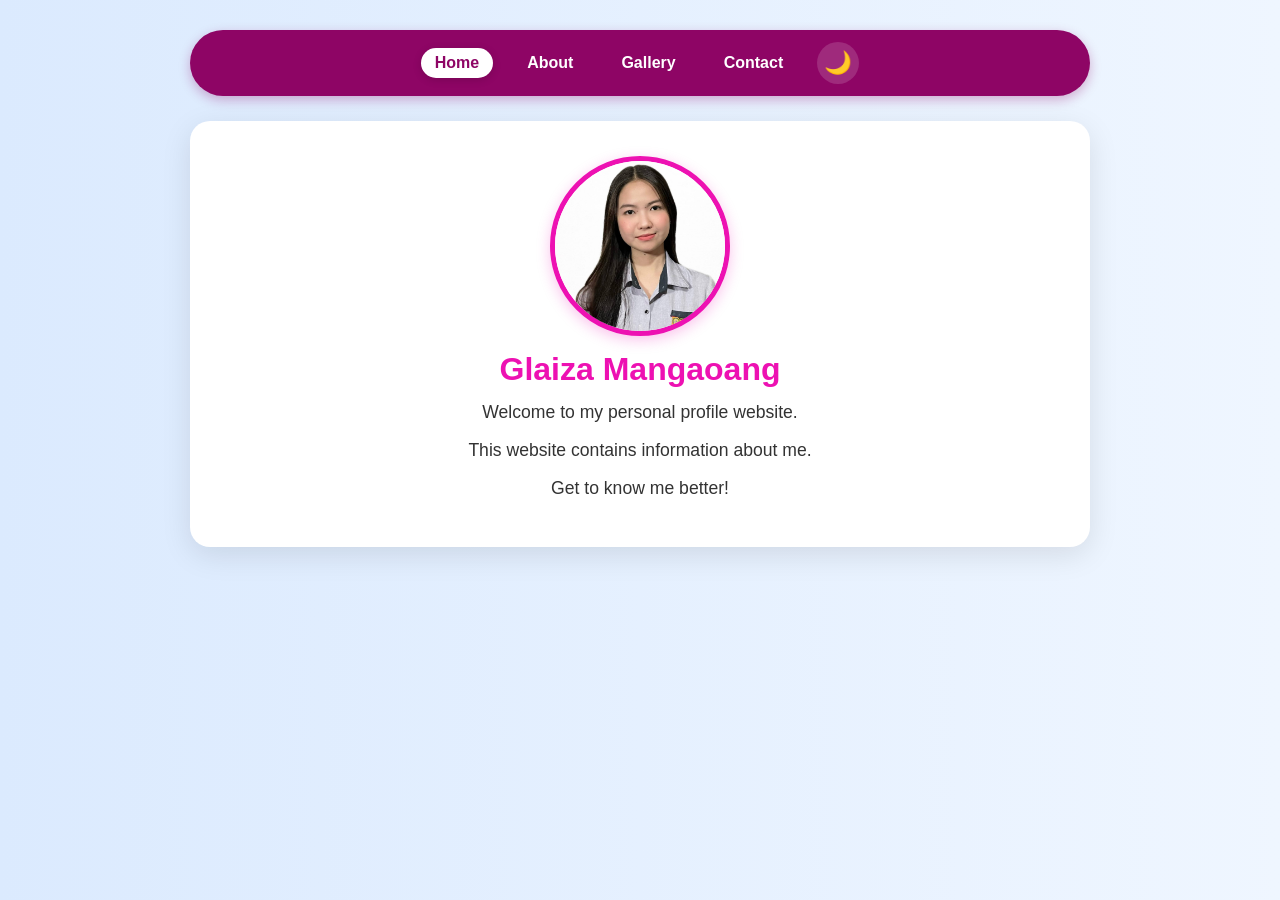
<file: index.html>
<!DOCTYPE html>
<html lang="en">
<head>
    <meta charset="UTF-8">
    <title>My Personal Profile</title>
    <link rel="stylesheet" href="style.css?v=1">
</head>
<script src="script.js"></script>
<body>

    <header class="header">
    <nav>
    <a href="index.html">Home</a>
    <a href="about.html">About</a>
    <a href="gallery.html">Gallery</a>
    <a href="contact.html">Contact</a>
    <button id="darkModeToggle" class="dark-btn">🌙</button>
</nav>
</header>

  <div class="container"> 

<img src="images/profile.jpg" alt="Profile Picture" class="profile-pic">
    <h1>Glaiza Mangaoang</h1>
<p class="text"> Welcome to my personal profile website.</p>
<p class="text"> This website contains information about me.</p>
<p class="text"> Get to know me better!</p>

</div> 
</body>
</html>
</file>
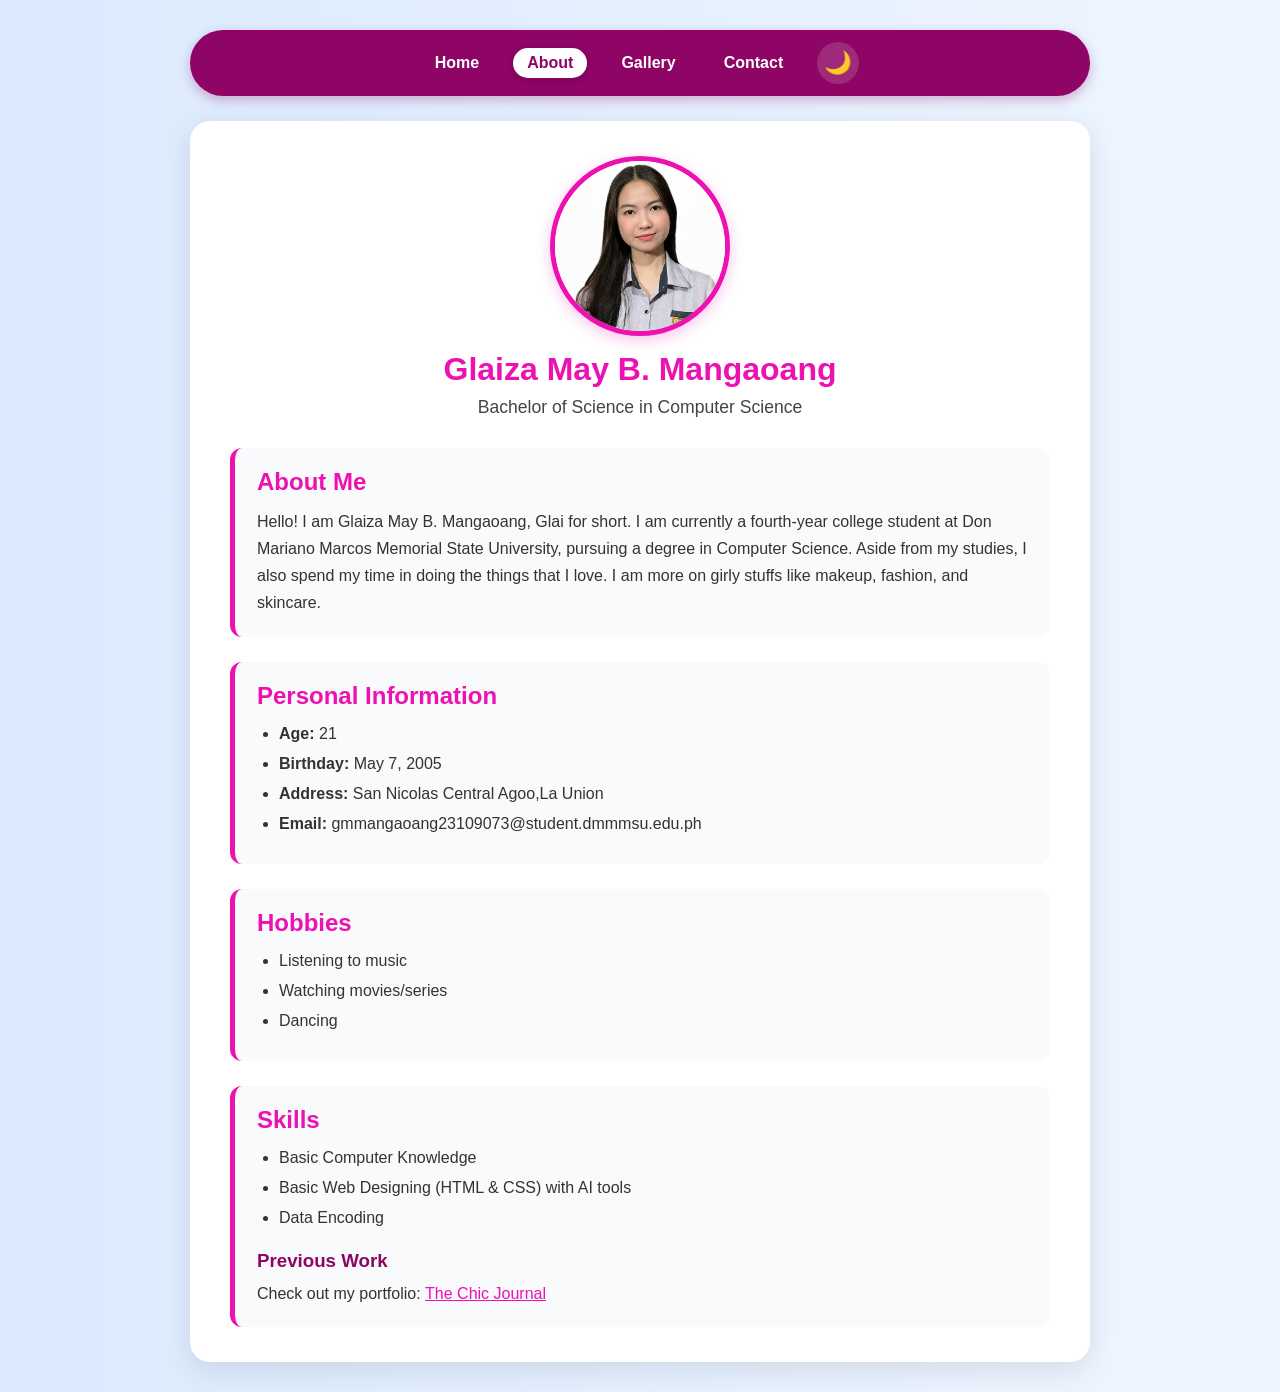
<file: about.html>
<!DOCTYPE html>
<html lang="en">
<head>
    <meta charset="UTF-8">
    <title>My Personal Profile</title>
    <link rel="stylesheet" href="style.css">
</head>
<script src="script.js"></script>
<body>

    <header class="header">
    <nav>
    <a href="index.html">Home</a>
    <a href="about.html">About</a>
    <a href="gallery.html">Gallery</a>
    <a href="contact.html">Contact</a>
    <button id="darkModeToggle" class="dark-btn">🌙</button>
</nav>
</header>

<div class="container">

        <img src="images/profile.jpg" alt="Profile Picture" class="profile-pic">
        
</button>

        <h1>Glaiza May B. Mangaoang</h1>
        <p class="course">Bachelor of Science in Computer Science</p>

        <section>
            <h2>About Me</h2>
            <p>
                Hello! I am Glaiza May B. Mangaoang, Glai for short. I am currently a fourth-year college student at Don Mariano Marcos Memorial State University, pursuing a degree in Computer Science. Aside from my studies, I also spend my time in doing the things that I love. I am more on girly stuffs like makeup, fashion, and skincare. 
        </section>

        <section>
            <h2>Personal Information</h2>
            <ul>
                <li><strong>Age:</strong> 21</li>
                <li><strong>Birthday:</strong> May 7, 2005</li>
                <li><strong>Address:</strong> San Nicolas Central Agoo,La Union</li>
                <li><strong>Email:</strong> gmmangaoang23109073@student.dmmmsu.edu.ph</li>
            </ul>
        </section>

        

        <section>
            <h2>Hobbies</h2>
            <ul>
                <li>Listening to music</li>
                <li>Watching movies/series</li>
                <li>Dancing</li>
            </ul>
        </section>

        <section>
            <h2>Skills</h2>
            <ul>
                <li>Basic Computer Knowledge</li>
                <li>Basic Web Designing (HTML & CSS) with AI tools</li>
                <li>Data Encoding</li>
            </ul>

            <h3>Previous Work</h3>
            <p>Check out my portfolio: <a href="https://thefolio-git-main-gmmangaoang23109073-droids-projects.vercel.app" target="_blank">The Chic Journal</a>
            </p>
        </section>

</div>

</body>
</html>
</file>
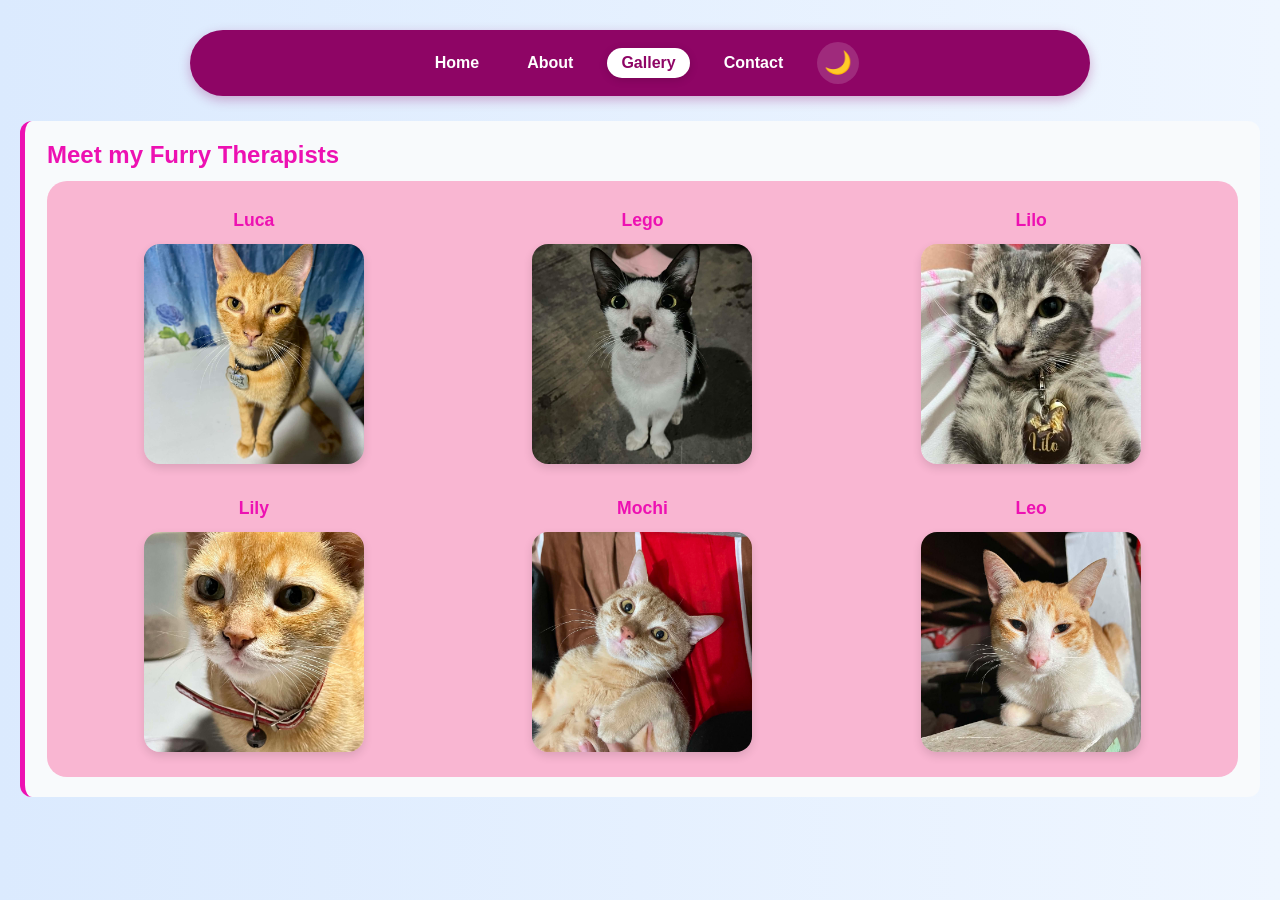
<file: gallery.html>
<!DOCTYPE html>
<html lang="en">
<head>
    <meta charset="UTF-8">
    <title>My Personal Profile</title>
    <link rel="stylesheet" href="style.css">
</head>
<script src="script.js"></script>
<body>

    <header class="header">
    <nav>
    <a href="index.html">Home</a>
    <a href="about.html">About</a>
    <a href="gallery.html">Gallery</a>
    <a href="contact.html">Contact</a>
    <button id="darkModeToggle" class="dark-btn">🌙</button>
</nav>
</header>

<section>
            <h2>Meet my Furry Therapists</h2>
            <div class="cat-container">
                <div class="cat">

    <div class="item">
        <p>Luca</p>
        <img src="images/luca.jpg" class="small-img">
    </div>

    <div class="item">
        <p>Lego</p>
        <img src="images/lego.jpg" class="small-img">
    </div>

    <div class="item">
        <p>Lilo</p>
        <img src="images/lilo.jpg" class="small-img">
    </div>

    <div class="item">
        <p>Lily</p>
        <img src="images/lily.jpg" class="small-img">
    </div>

    <div class="item">
        <p>Mochi</p>
        <img src="images/mochi.jpg" class="small-img">
    </div>

    <div class="item">
        <p>Leo</p>
        <img src="images/leo.jpg" class="small-img">
    </div>

</div>
        </section>

        

   

</body>
</html>
</file>
<file: style.css>
/*updateddd*/
* {
    margin: 0;
    padding: 0;
    box-sizing: border-box;
}

body {
    font-family: 'Segoe UI', Arial, sans-serif;
    background: linear-gradient(to right, #dbeafe, #eff6ff);
    min-height: 100vh;
    padding: 30px 20px;
    color: #333;
    transition: background 0.3s, color 0.3s;
}

.container {
    max-width: 900px;
    margin: 0 auto;
    background: white;
    padding: 35px 40px;
    border-radius: 20px;
    box-shadow: 0 8px 30px rgba(0, 0, 0, 0.10);
    transition: background 0.3s, box-shadow 0.3s;
}

.header {
    max-width: 900px;
    margin: 0 auto 25px auto;
    background: #8e0565;
    padding: 12px 20px;
    border-radius: 50px;
    box-shadow: 0 4px 12px rgba(142, 5, 101, 0.3);
}

nav {
    display: flex;
    justify-content: center;
    align-items: center;
    flex-wrap: wrap;
    gap: 10px 20px;
}

nav a {
    color: #fff;
    text-decoration: none;
    font-weight: 600;
    padding: 6px 14px;
    border-radius: 30px;
    transition: background 0.2s, transform 0.2s;
    font-size: 1rem;
}

nav a:hover {
    background: rgba(255, 255, 255, 0.2);
    transform: scale(1.05);
}

nav a.active {
    background: #ffffff !important;
    color: #8e0565 !important;
    border-radius: 30px;
    padding: 6px 14px;
    font-weight: 700;
    box-shadow: 0 2px 8px rgba(0, 0, 0, 0.15);
}

.dark-btn {
    background: rgba(255, 255, 255, 0.15);
    border: none;
    font-size: 1.4rem;
    cursor: pointer;
    border-radius: 50%;
    width: 42px;
    height: 42px;
    display: flex;
    align-items: center;
    justify-content: center;
    transition: background 0.2s, transform 0.2s;
    color: #fff;
    padding: 0;
    line-height: 1;
}

.dark-btn:hover {
    background: rgba(255, 255, 255, 0.3);
    transform: scale(1.1);
}

.profile-pic {
    width: 180px;
    height: 180px;
    border-radius: 50%;
    object-fit: cover;
    display: block;
    margin: 0 auto 15px;
    border: 5px solid #ED11B2;
    box-shadow: 0 4px 14px rgba(237, 17, 178, 0.25);
    transition: border-color 0.3s;
}

h1 {
    text-align: center;
    color: #ED11B2;
    margin-bottom: 5px;
    font-size: 2rem;
}

h2 {
    color: #ED11B2;
    margin-top: 0;
    margin-bottom: 12px;
    font-size: 1.5rem;
}

h3 {
    color: #8e0565;
    margin: 20px 0 8px 0;
}

.text {
    text-align: center;
    font-size: 1.1rem;
    margin: 10px 0;
    line-height: 1.6;
}

.course {
    text-align: center;
    color: #444;
    font-size: 1.1rem;
    margin-bottom: 25px;
}

p {
    line-height: 1.7;
}

section {
    margin-top: 25px;
    padding: 20px 22px;
    background-color: #f8fafc;
    border-left: 5px solid #ED11B2;
    border-radius: 12px;
    transition: background 0.3s, border-color 0.3s;
}

section ul {
    padding-left: 22px;
    margin: 8px 0;
}

section li {
    margin-bottom: 6px;
    line-height: 1.5;
}

/* ===== GALLERY ===== */
.cat-container {
    background: #fa9ac0b3;
    border-radius: 20px;
    padding: 25px;
    transition: background 0.3s;
}

.cat {
    display: grid;
    grid-template-columns: repeat(3, 1fr);
    gap: 30px 25px;
    justify-items: center;
    text-align: center;
}

.item {
    display: flex;
    flex-direction: column;
    align-items: center;
    width: 100%;
}

.item p {
    font-weight: bold;
    color: #ED11B2;
    margin-bottom: 8px;
    font-size: 1.1rem;
}

.small-img {
    width: 100%;
    max-width: 220px;
    height: 220px;
    object-fit: cover;
    border-radius: 16px;
    box-shadow: 0 4px 10px rgba(0, 0, 0, 0.12);
    transition: transform 0.25s, box-shadow 0.25s;
    display: block;
}

.small-img:hover {
    transform: scale(1.05);
    box-shadow: 0 8px 20px rgba(0, 0, 0, 0.2);
}

/* ===== CONTACT FORM ===== */
.contact-container {
    background: #f8fafc;
    padding: 25px 30px;
    border-radius: 16px;
    margin-top: 20px;
    max-width: 600px;
    margin-left: auto;
    margin-right: auto;
    transition: background 0.3s;
    display: flex;
    flex-direction: column;
    gap: 4px;
}

.contact-container label {
    font-weight: 600;
    color: #333;
    display: block;
    margin-top: 12px;
    margin-bottom: 2px;
    transition: color 0.3s;
    font-size: 0.95rem;
}

.contact-container label:first-of-type {
    margin-top: 0;
}

.contact-container input,
.contact-container textarea {
    width: 100%;
    padding: 12px 16px;
    border: 2px solid #ddd;
    border-radius: 10px;
    font-size: 1rem;
    font-family: inherit;
    transition: border 0.25s, background 0.3s, color 0.3s, box-shadow 0.3s;
    background: #fff;
    color: #333;
    box-sizing: border-box;
}

.contact-container input:focus,
.contact-container textarea:focus {
    outline: none;
    border-color: #ED11B2;
    box-shadow: 0 0 0 3px rgba(237, 17, 178, 0.15);
}

.contact-container input.error,
.contact-container textarea.error {
    border-color: #ef5350;
    background-color: #ffebee;
}

.contact-container input:disabled,
.contact-container textarea:disabled {
    opacity: 0.6;
    cursor: not-allowed;
}

.contact-container textarea {
    resize: vertical;
    min-height: 120px;
}

.contact-container button {
    background: #ED11B2;
    color: #fff;
    border: none;
    padding: 14px 32px;
    font-size: 1rem;
    font-weight: bold;
    border-radius: 50px;
    cursor: pointer;
    transition: background 0.25s, transform 0.2s, opacity 0.3s;
    display: inline-block;
    margin-top: 18px;
    letter-spacing: 0.5px;
    width: 100%;
}

.contact-container button:hover {
    background: #b80d8b;
    transform: scale(1.02);
}

.contact-container button:disabled {
    opacity: 0.7;
    cursor: not-allowed;
    transform: none !important;
}

/* ===== STATUS MESSAGES ===== */
#status {
    text-align: center;
    font-weight: 600;
    margin-top: 12px;
    padding: 12px 16px;
    border-radius: 8px;
    min-height: 45px;
    transition: all 0.3s ease;
    display: none;
}

#status.success {
    display: block;
    background: #e8f5e9;
    color: #2e7d32;
    border: 2px solid #4caf50;
    border-radius: 10px;
}

#status.error {
    display: block;
    background: #ffebee;
    color: #c62828;
    border: 2px solid #ef5350;
    border-radius: 10px;
}

#status.loading {
    display: block;
    background: #e3f2fd;
    color: #0d47a1;
    border: 2px solid #42a5f5;
    border-radius: 10px;
    animation: pulse 1.5s ease-in-out infinite;
}

#status.info {
    display: block;
    background: #fff3e0;
    color: #e65100;
    border: 2px solid #ffa726;
    border-radius: 10px;
}

/* Character counter */
#charCount {
    font-size: 0.85rem;
    margin-top: 4px;
    padding: 0 4px;
    transition: color 0.3s;
    text-align: right;
    color: #888;
}

#charCount.warning {
    color: #f57c00;
}

#charCount.danger {
    color: #c62828;
}

/* ===== HR & LINKS ===== */
hr {
    border: none;
    border-top: 2px solid #f0f0f0;
    margin: 30px 0 20px 0;
}

a {
    color: #ED11B2;
    text-decoration: underline;
    font-weight: 500;
    transition: color 0.2s, text-decoration 0.2s;
}

a:hover {
    text-decoration: underline;
}

/* ===== DARK MODE ===== */
.dark-mode {
    background: #121212;
    color: #eee;
}

.dark-mode .container {
    background: #1f1f1f;
    box-shadow: 0 8px 30px rgba(0, 0, 0, 0.6);
}

.dark-mode .header {
    background: #2a0a1f;
    box-shadow: 0 4px 12px rgba(0, 0, 0, 0.5);
}

.dark-mode nav a {
    color: #f0d6e8;
}

.dark-mode nav a:hover {
    background: rgba(255, 255, 255, 0.1);
}

.dark-mode .dark-btn {
    background: rgba(255, 255, 255, 0.1);
    color: #f0d6e8;
}

.dark-mode .dark-btn:hover {
    background: rgba(255, 255, 255, 0.2);
}

.dark-mode h1,
.dark-mode h2,
.dark-mode .item p {
    color: #f48bc6;
}

.dark-mode h3 {
    color: #d48ab5;
}

.dark-mode .course {
    color: #ccc;
}

.dark-mode section {
    background: #2c2c2c;
    border-left-color: #f48bc6;
}

.dark-mode .cat-container {
    background: #3a2a34;
}

.dark-mode .contact-container {
    background: #2c2c2c;
}

.dark-mode .contact-container label {
    color: #eee;
}

.dark-mode .contact-container input,
.dark-mode .contact-container textarea {
    background: #3a3a3a;
    border-color: #555;
    color: #eee;
}

.dark-mode .contact-container input:focus,
.dark-mode .contact-container textarea:focus {
    border-color: #f48bc6;
    box-shadow: 0 0 0 3px rgba(244, 139, 198, 0.2);
}

.dark-mode .contact-container input.error,
.dark-mode .contact-container textarea.error {
    border-color: #ef5350;
    background-color: #3a1a1a;
}

.dark-mode .contact-container button {
    background: #b80d8b;
}

.dark-mode .contact-container button:hover {
    background: #9e0a77;
}

/* Dark mode status messages */
.dark-mode #status.success {
    background: #1e3a2a;
    color: #81c784;
    border-color: #388e3c;
}

.dark-mode #status.error {
    background: #3a1a1a;
    color: #ef9a9a;
    border-color: #c62828;
}

.dark-mode #status.loading {
    background: #1a2a3a;
    color: #64b5f6;
    border-color: #1565c0;
}

.dark-mode #status.info {
    background: #2a1a0a;
    color: #ffb74d;
    border-color: #e65100;
}

.dark-mode #charCount {
    color: #aaa;
}

.dark-mode #charCount.warning {
    color: #ffb74d;
}

.dark-mode #charCount.danger {
    color: #ef9a9a;
}

.dark-mode hr {
    border-top-color: #333;
}

.dark-mode a {
    color: #f48bc6;
}

.dark-mode .profile-pic {
    border-color: #f48bc6;
}

.dark-mode .small-img {
    box-shadow: 0 4px 12px rgba(0, 0, 0, 0.5);
}

.dark-mode nav a.active {
    background: #3a2a34 !important;
    color: #f48bc6 !important;
    box-shadow: 0 2px 8px rgba(0, 0, 0, 0.4);
}

/* ===== ANIMATIONS ===== */
@keyframes pulse {
    0% { opacity: 1; }
    50% { opacity: 0.6; }
    100% { opacity: 1; }
}

@keyframes fadeIn {
    from { opacity: 0; transform: translateY(-10px); }
    to { opacity: 1; transform: translateY(0); }
}

@keyframes slideIn {
    from { opacity: 0; transform: translateX(-20px); }
    to { opacity: 1; transform: translateX(0); }
}

/* ===== RESPONSIVE ===== */
@media (max-width: 768px) {
    .container {
        padding: 25px 20px;
    }

    .header {
        padding: 10px 15px;
        border-radius: 30px;
    }

    nav {
        gap: 8px 15px;
    }

    nav a {
        font-size: 0.9rem;
        padding: 5px 12px;
    }

    .dark-btn {
        width: 38px;
        height: 38px;
        font-size: 1.2rem;
    }

    h1 {
        font-size: 1.8rem;
    }

    .profile-pic {
        width: 160px;
        height: 160px;
    }

    /* Gallery - keep 3 columns but smaller */
    .cat {
        gap: 20px 15px;
    }

    .small-img {
        max-width: 180px;
        height: 180px;
    }

    .contact-container {
        padding: 20px;
        max-width: 100%;
    }
}

@media (max-width: 600px) {
    body {
        padding: 12px 8px;
    }

    .container {
        padding: 18px 14px;
        border-radius: 15px;
    }

    .header {
        padding: 8px 10px;
        border-radius: 25px;
        margin-bottom: 15px;
    }

    nav {
        gap: 4px 8px;
    }

    nav a {
        font-size: 0.8rem;
        padding: 4px 8px;
    }

    .dark-btn {
        width: 32px;
        height: 32px;
        font-size: 1rem;
    }

    h1 {
        font-size: 1.4rem;
    }

    h2 {
        font-size: 1.2rem;
    }

    .profile-pic {
        width: 120px;
        height: 120px;
        border-width: 3px;
    }

    .text {
        font-size: 0.95rem;
    }

    section {
        padding: 15px;
        margin-top: 20px;
    }

    /* Gallery - 2 columns on mobile */
    .cat-container {
        padding: 15px;
    }

    .cat {
        grid-template-columns: repeat(2, 1fr) !important;
        gap: 15px;
    }

    .small-img {
        max-width: 150px;
        height: 150px;
    }

    .item p {
        font-size: 0.95rem;
    }

    .contact-container {
        padding: 15px;
        margin-top: 15px;
    }

    .contact-container input,
    .contact-container textarea {
        padding: 10px 12px;
        font-size: 0.9rem;
    }

    .contact-container button {
        padding: 12px 20px;
        font-size: 0.9rem;
    }

    #status {
        font-size: 0.9rem;
        padding: 8px 12px;
        min-height: 35px;
    }

    hr {
        margin: 20px 0 15px 0;
    }

    p {
        font-size: 0.95rem;
    }

    .course {
        font-size: 0.95rem;
    }
}

@media (max-width: 400px) {
    nav a {
        font-size: 0.7rem;
        padding: 3px 6px;
    }

    .cat {
        grid-template-columns: repeat(2, 1fr) !important;
        gap: 10px;
    }

    .small-img {
        max-width: 120px;
        height: 120px;
    }

    .container {
        padding: 12px 10px;
    }

    .contact-container {
        padding: 12px;
    }
}

/* ===== PRINT STYLES ===== */
@media print {
    .dark-btn {
        display: none !important;
    }

    body {
        background: white !important;
        padding: 0 !important;
    }

    .container {
        box-shadow: none !important;
        border: 1px solid #ddd !important;
    }

    nav a {
        color: #333 !important;
    }
}
</file>
